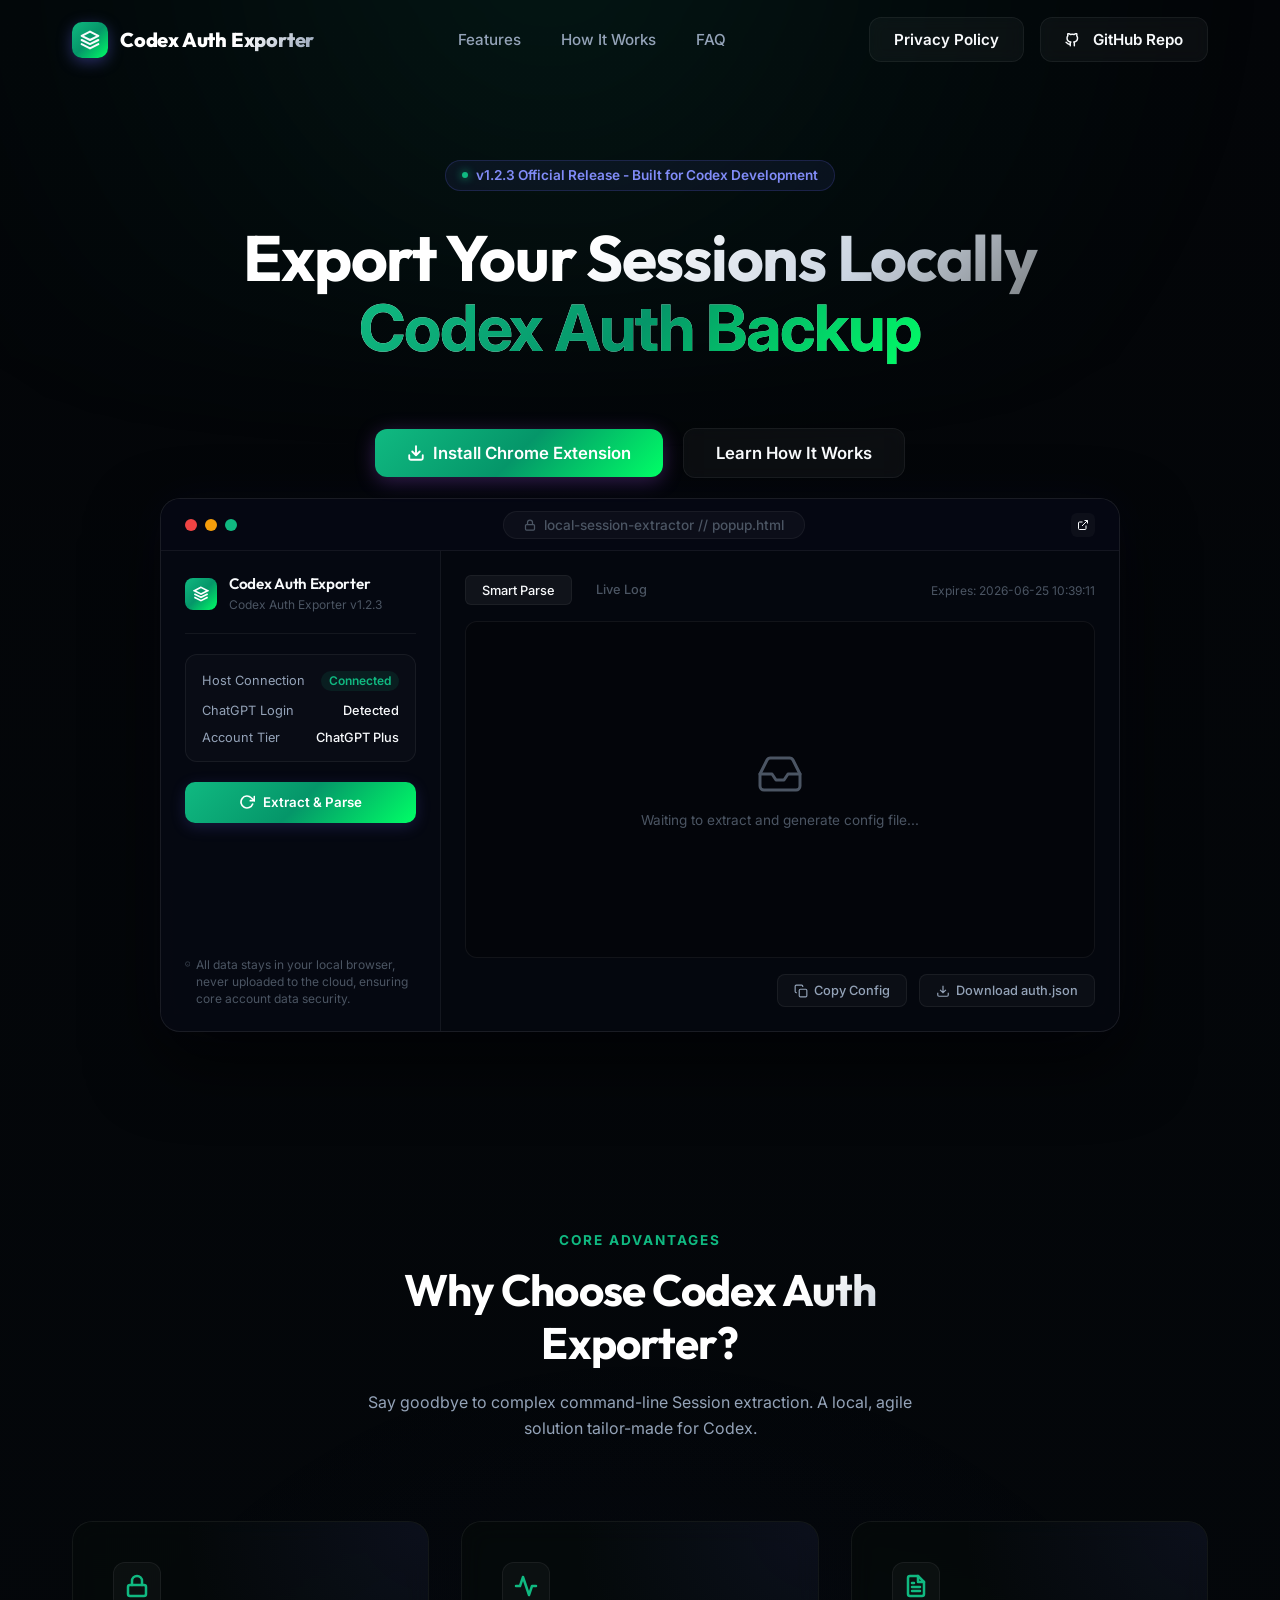
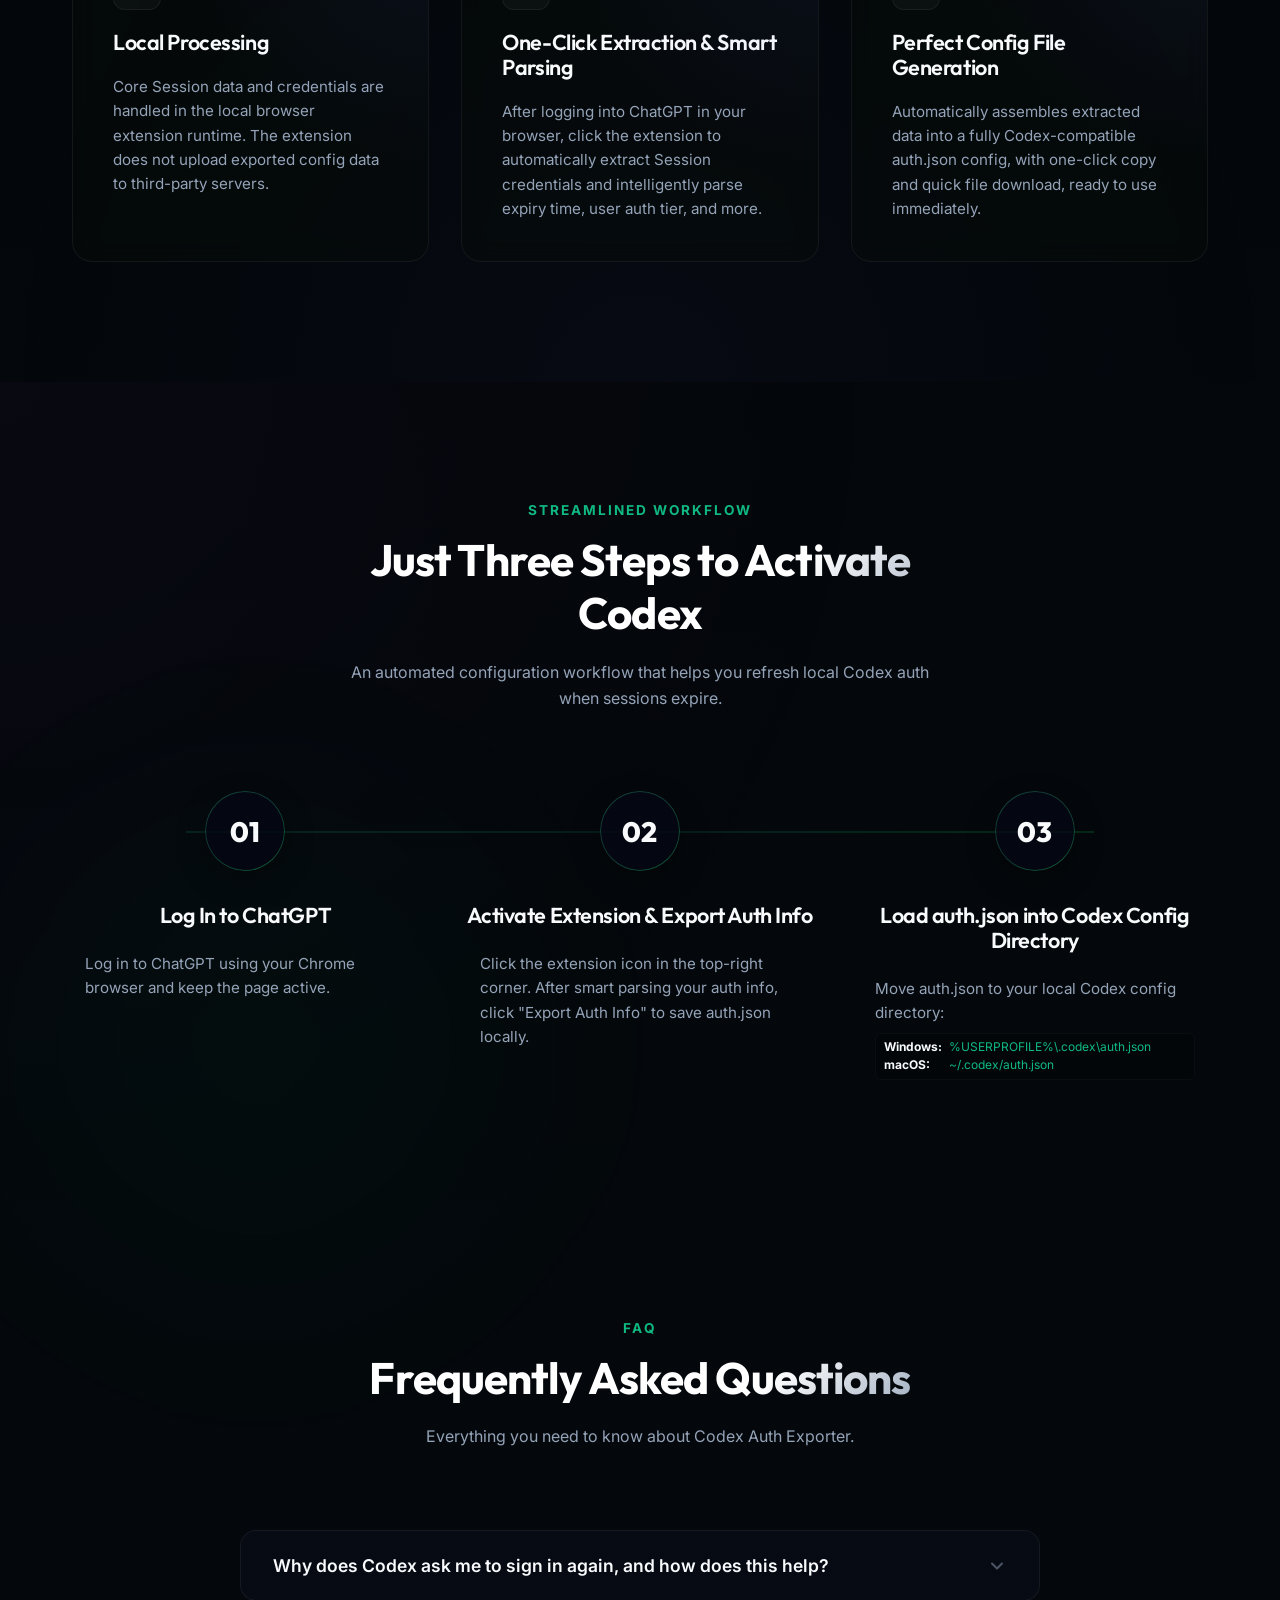
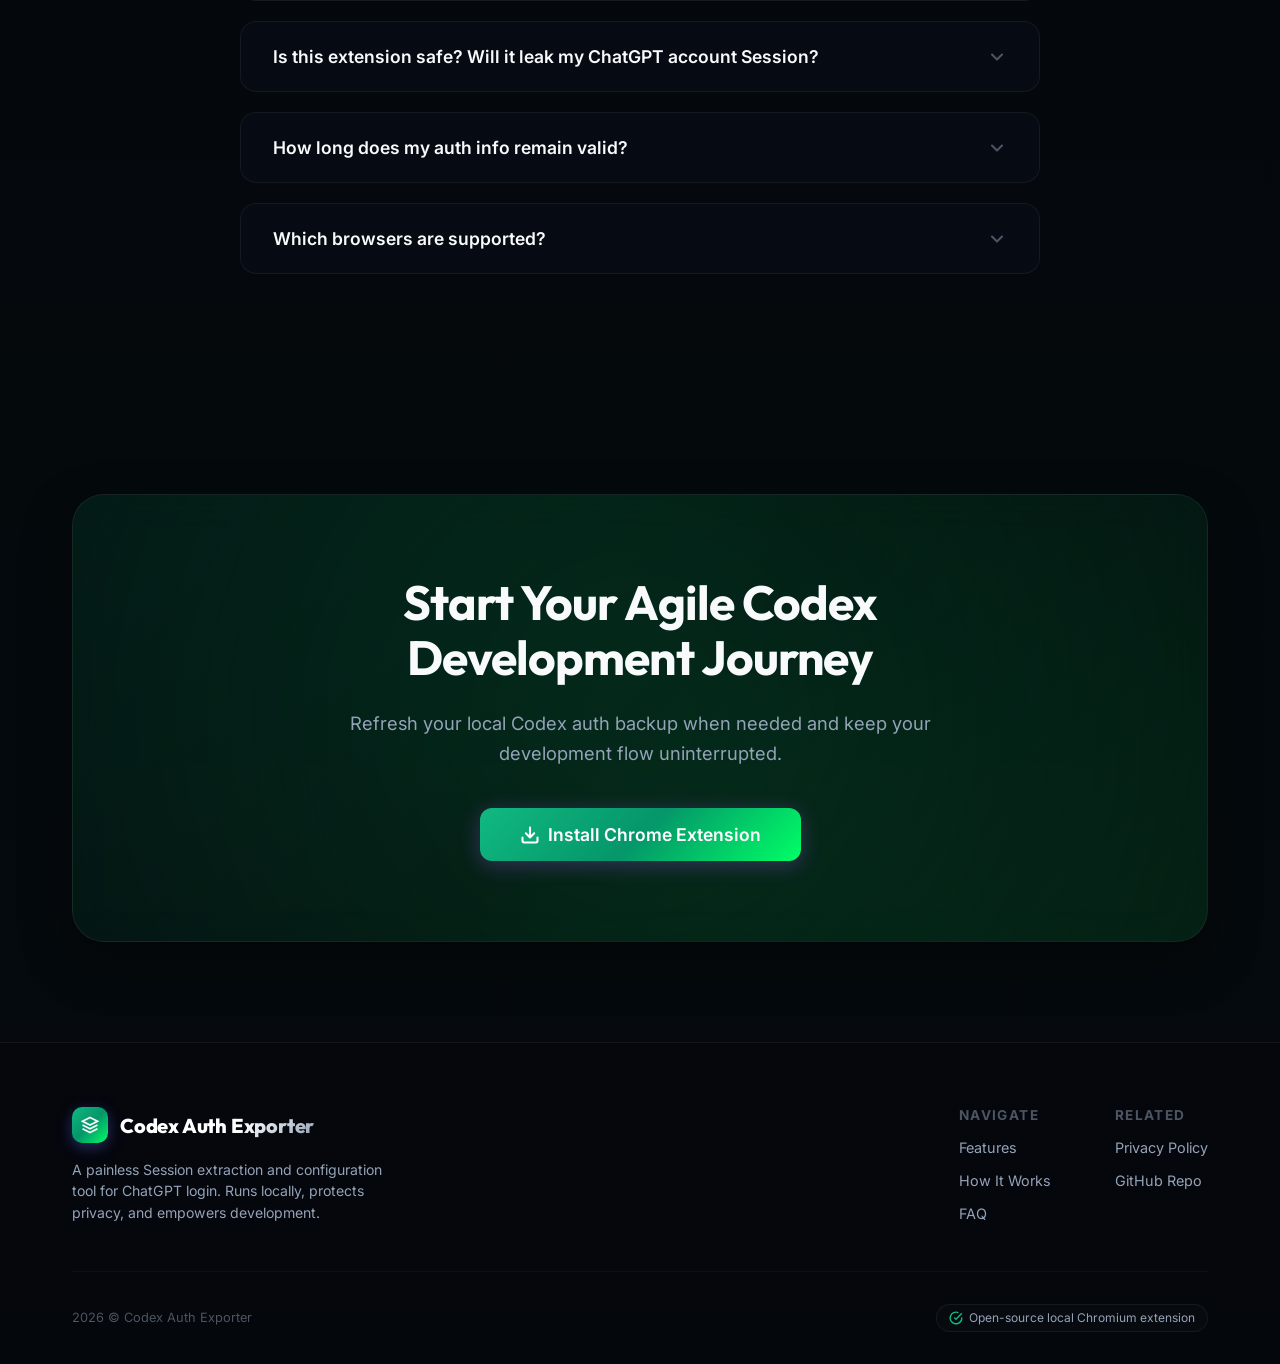
<file: landing-page/index.html>
<!DOCTYPE html>
<html lang="en">

<head>
  <meta charset="UTF-8">
  <meta name="viewport" content="width=device-width, initial-scale=1.0">
  <title>Codex Auth Exporter - Local ChatGPT Session Backup for Codex</title>
  <meta name="description"
    content="Designed for Codex session portability. Securely reads your existing ChatGPT sessions locally and generates auth JSON backup files. Local processing, no cloud sync.">
  <meta name="keywords" content="Codex, ChatGPT, auth.json, Chrome Extension, Session extraction">
  <!-- Import green theme stylesheet -->
  <link rel="stylesheet" href="style-green.css">
</head>

<body>

  <!-- 1. Glassmorphism Navigation Bar -->
  <header class="header" id="main-header">
    <div class="container">
      <div class="logo-wrapper">
        <div class="logo-icon">
          <svg width="20" height="20" viewBox="0 0 24 24" fill="none" stroke="currentColor" stroke-width="2.5"
            stroke-linecap="round" stroke-linejoin="round">
            <path d="M12 2L2 7l10 5 10-5-10-5zM2 17l10 5 10-5M2 12l10 5 10-5" />
          </svg>
        </div>
        <span class="logo-text">Codex Auth Exporter</span>
      </div>

      <nav class="nav-menu">
        <a href="#features" class="nav-link">Features</a>
        <a href="#workflow" class="nav-link">How It Works</a>
        <a href="#faq" class="nav-link">FAQ</a>
      </nav>

      <div class="nav-cta">
        <a href="privacy.html" class="btn btn-secondary" id="nav-btn-sec">Privacy Policy</a>
        <a href="https://github.com/anungma/codex-auth-helper" target="_blank" rel="noopener" class="btn btn-secondary" id="nav-btn-git">
          <svg width="14" height="14" viewBox="0 0 24 24" fill="none" stroke="currentColor" stroke-width="2.5" stroke-linecap="round" stroke-linejoin="round" style="margin-right: 6px; vertical-align: middle;">
            <path d="M9 19c-5 1.5-5-2.5-7-3m14 6v-3.87a3.37 3.37 0 0 0-.94-2.61c3.14-.35 6.44-1.54 6.44-7A5.44 5.44 0 0 0 20 4.77 5.07 5.07 0 0 0 19.91 1S18.73.65 16 2.48a13.38 13.38 0 0 0-7 0C6.27.65 5.09 1 5.09 1A5.07 5.07 0 0 0 5 4.77a5.44 5.44 0 0 0-1.5 3.78c0 5.42 3.3 6.61 6.44 7A3.37 3.37 0 0 0 9 18.13V22" />
          </svg>
          <span>GitHub Repo</span>
        </a>
      </div>
    </div>
  </header>

  <!-- 2. Hero Section -->
  <section class="hero">
    <div class="container">
      <div class="hero-content">
        <div class="hero-tag">
          <span class="hero-tag-dot"></span>
          <span>v1.2.3 Official Release - Built for Codex Development</span>
        </div>
        <h1>
          Export Your Sessions Locally<br>
          <span class="hero-highlight">Codex Auth Backup</span>
        </h1>

      </div>
      <!-- <p>
        A Chrome extension designed to reduce repeated Codex sign-in friction. It locally reads your existing ChatGPT login info and converts it into Codex identity config files with local processing.
      </p> -->
      <div class="hero-actions">
        <a href="https://chromewebstore.google.com/detail/ceenjghooaemkocekdaaianapgmmilph" target="_blank" rel="noopener" class="btn btn-primary" id="hero-btn-download">
          <svg width="18" height="18" viewBox="0 0 24 24" fill="none" stroke="currentColor" stroke-width="2.5"
            stroke-linecap="round" stroke-linejoin="round">
            <path d="M21 15v4a2 2 0 0 1-2 2H5a2 2 0 0 1-2-2v-4M7 10l5 5 5-5M12 15V3" />
          </svg>
          <span>Install Chrome Extension</span>
        </a>
        <a href="#workflow" class="btn btn-secondary" id="hero-btn-learn">
          <span>Learn How It Works</span>
        </a>
      </div>
    </div>
    <br />

    <!-- High-fidelity plugin interaction panel mockup -->
    <div class="hero-mockup-wrapper">
      <div class="mockup-container" id="mockup-panel">
        <div class="mockup-header">
          <div class="mockup-controls">
            <span class="mockup-dot red"></span>
            <span class="mockup-dot yellow"></span>
            <span class="mockup-dot green"></span>
          </div>
          <div class="mockup-title">
            <svg width="12" height="12" viewBox="0 0 24 24" fill="none" stroke="currentColor" stroke-width="2.5">
              <rect x="3" y="11" width="18" height="11" rx="2" ry="2" />
              <path d="M7 11V7a5 5 0 0 1 10 0v4" />
            </svg>
            <span>local-session-extractor // popup.html</span>
          </div>
          <div class="mockup-actions">
            <span class="mockup-action-btn">
              <svg width="12" height="12" viewBox="0 0 24 24" fill="none" stroke="currentColor" stroke-width="2">
                <path d="M18 13v6a2 2 0 0 1-2 2H5a2 2 0 0 1-2-2V8a2 2 0 0 1 2-2h6M15 3h6v6M10 14L21 3" />
              </svg>
            </span>
          </div>
        </div>
        <div class="mockup-body">
          <!-- Mockup control panel left side -->
          <div class="mockup-sidebar">
            <div class="mockup-sidebar-top">
              <div class="plugin-brand">
                <div class="plugin-icon">
                  <svg width="16" height="16" viewBox="0 0 24 24" fill="none" stroke="white" stroke-width="2.5">
                    <path d="M12 2L2 7l10 5 10-5-10-5zM2 17l10 5 10-5M2 12l10 5 10-5" />
                  </svg>
                </div>
                <div class="plugin-info">
                  <h4>Codex Auth Exporter</h4>
                  <span>Codex Auth Exporter v1.2.3</span>
                </div>
              </div>

              <div class="plugin-status-card">
                <div class="status-row">
                  <span class="status-label">Host Connection</span>
                  <span class="status-value" id="host-status">
                    <span class="status-badge" id="host-badge">Connected</span>
                  </span>
                </div>
                <div class="status-row">
                  <span class="status-label">ChatGPT Login</span>
                  <span class="status-value" id="login-status">Detected</span>
                </div>
                <div class="status-row">
                  <span class="status-label">Account Tier</span>
                  <span class="status-value" id="user-tier">ChatGPT Plus</span>
                </div>
              </div>

              <button class="btn-trigger" id="btn-mock-extract">
                <svg width="16" height="16" viewBox="0 0 24 24" fill="none" stroke="currentColor" stroke-width="2.5"
                  stroke-linecap="round" stroke-linejoin="round">
                  <polyline points="23 4 23 10 17 10" />
                  <path d="M20.49 15a9 9 0 1 1-2.12-9.36L23 10" />
                </svg>
                <span id="btn-extract-text">Extract & Parse</span>
              </button>
            </div>

            <div class="sidebar-note">
              <svg width="14" height="14" viewBox="0 0 24 24" fill="none" stroke="currentColor" stroke-width="2.5">
                <circle cx="12" cy="12" r="10" />
                <line x1="12" y1="16" x2="12" y2="12" />
                <line x1="12" y1="8" x2="12.01" y2="8" />
              </svg>
              <span>All data stays in your local browser, never uploaded to the cloud, ensuring core account data security.</span>
            </div>
          </div>

          <!-- Mockup control panel right side -->
          <div class="mockup-main">
            <div class="main-tab-bar">
              <div class="tabs">
                <span class="tab active" id="tab-json">Smart Parse</span>
                <span class="tab" id="tab-log">Live Log</span>
              </div>
              <div style="font-size:0.75rem; color:var(--text-muted);" id="mockup-time">
                Expires: 2026-06-25 10:39:11
              </div>
            </div>

            <div class="code-wrapper" id="console-display">
              <div class="code-empty" id="console-empty-state">
                <svg width="48" height="48" viewBox="0 0 24 24" fill="none" stroke="currentColor" stroke-width="1.5"
                  stroke-linecap="round" stroke-linejoin="round">
                  <polyline points="22 12 16 12 14 15 10 15 8 12 2 12" />
                  <path
                    d="M5.45 5.11L2 12v6a2 2 0 0 0 2 2h16a2 2 0 0 0 2-2v-6l-3.45-6.89A2 2 0 0 0 16.76 4H7.24a2 2 0 0 0-1.79 1.11z" />
                </svg>
                <span>Waiting to extract and generate config file...</span>
              </div>
              <div class="code-container" id="console-code-state" style="display: none;"></div>
            </div>

            <div class="code-action-bar">
              <button class="code-btn" id="btn-mock-copy" disabled>
                <svg width="14" height="14" viewBox="0 0 24 24" fill="none" stroke="currentColor" stroke-width="2">
                  <rect x="9" y="9" width="13" height="13" rx="2" ry="2" />
                  <path d="M5 15H4a2 2 0 0 1-2-2V4a2 2 0 0 1 2-2h9a2 2 0 0 1 2 2v1" />
                </svg>
                <span id="btn-copy-text">Copy Config</span>
              </button>
              <button class="code-btn" id="btn-mock-download" disabled>
                <svg width="14" height="14" viewBox="0 0 24 24" fill="none" stroke="currentColor" stroke-width="2">
                  <path d="M21 15v4a2 2 0 0 1-2 2H5a2 2 0 0 1-2-2v-4M7 10l5 5 5-5M12 15V3" />
                </svg>
                <span>Download auth.json</span>
              </button>
            </div>
          </div>
        </div>
      </div>
    </div>
    </div>
  </section>

  <!-- 3. Features Section -->
  <section class="features" id="features">
    <div class="container">
      <div class="section-header reveal">
        <span class="section-tag">Core Advantages</span>
        <h2>Why Choose Codex Auth Exporter?</h2>
        <p>Say goodbye to complex command-line Session extraction. A local, agile solution tailor-made for Codex.</p>
      </div>

      <div class="features-grid">
        <!-- Card 1 -->
        <div class="feat-card reveal">
          <div class="feat-icon-box">
            <svg width="24" height="24" viewBox="0 0 24 24" fill="none" stroke="currentColor" stroke-width="2.5"
              stroke-linecap="round" stroke-linejoin="round">
              <rect x="3" y="11" width="18" height="11" rx="2" ry="2" />
              <path d="M7 11V7a5 5 0 0 1 10 0v4" />
            </svg>
          </div>
          <h3>Local Processing</h3>
          <p>Core Session data and credentials are handled in the local browser extension runtime. The extension does not upload exported config data to third-party servers.</p>
        </div>

        <!-- Card 2 -->
        <div class="feat-card reveal">
          <div class="feat-icon-box">
            <svg width="24" height="24" viewBox="0 0 24 24" fill="none" stroke="currentColor" stroke-width="2.5"
              stroke-linecap="round" stroke-linejoin="round">
              <polyline points="22 12 18 12 15 21 9 3 6 12 2 12" />
            </svg>
          </div>
          <h3>One-Click Extraction & Smart Parsing</h3>
          <p>After logging into ChatGPT in your browser, click the extension to automatically extract Session credentials and intelligently parse expiry time, user auth tier, and more.</p>
        </div>

        <!-- Card 3 -->
        <div class="feat-card reveal">
          <div class="feat-icon-box">
            <svg width="24" height="24" viewBox="0 0 24 24" fill="none" stroke="currentColor" stroke-width="2.5"
              stroke-linecap="round" stroke-linejoin="round">
              <path d="M14 2H6a2 2 0 0 0-2 2v16a2 2 0 0 0 2 2h12a2 2 0 0 0 2-2V8z" />
              <polyline points="14 2 14 8 20 8" />
              <line x1="16" y1="13" x2="8" y2="13" />
              <line x1="16" y1="17" x2="8" y2="17" />
              <polyline points="10 9 9 9 8 9" />
            </svg>
          </div>
          <h3>Perfect Config File Generation</h3>
          <p>Automatically assembles extracted data into a fully Codex-compatible <code>auth.json</code> config, with one-click copy and quick file download, ready to use immediately.</p>
        </div>
      </div>
    </div>
  </section>

  <!-- 4. Workflow Section (How It Works) -->
  <section class="workflow" id="workflow">
    <div class="container">
      <div class="section-header reveal">
        <span class="section-tag">Streamlined Workflow</span>
        <h2>Just Three Steps to Activate Codex</h2>
        <p>An automated configuration workflow that helps you refresh local Codex auth when sessions expire.</p>
      </div>

      <div class="workflow-steps">
        <!-- Step 1 -->
        <div class="step-card reveal">
          <div class="step-number">01</div>
          <h3>Log In to ChatGPT</h3>
          <p>Log in to ChatGPT using your Chrome browser and keep the page active.</p>
        </div>

        <!-- Step 2 -->
        <div class="step-card reveal">
          <div class="step-number">02</div>
          <h3>Activate Extension & Export Auth Info</h3>
          <p>Click the extension icon in the top-right corner. After smart parsing your auth info, click "Export Auth Info" to save auth.json locally.</p>
        </div>

        <!-- Step 3 -->
        <div class="step-card reveal">
          <div class="step-number">03</div>
          <h3>Load auth.json into Codex Config Directory</h3>
          <p>Move auth.json to your local Codex config directory:</p>
          <div class="path-details">
            <p><strong>Windows:</strong> <code>%USERPROFILE%\.codex\auth.json</code></p>
            <p><strong>macOS:</strong> <code>~/.codex/auth.json</code></p>
          </div>
        </div>
      </div>
    </div>
  </section>

  <!-- 5. FAQ (FAQ) -->
  <section class="faq" id="faq">
    <div class="container">
      <div class="section-header reveal">
        <span class="section-tag">FAQ</span>
        <h2>Frequently Asked Questions</h2>
        <p>Everything you need to know about Codex Auth Exporter.</p>
      </div>

      <div class="faq-list">
        <!-- Question 1 -->
        <details class="faq-item reveal">
          <summary>
            <span>Why does Codex ask me to sign in again, and how does this help?</span>
            <svg class="faq-icon" width="20" height="20" viewBox="0 0 24 24" fill="none" stroke="currentColor"
              stroke-width="2.5" stroke-linecap="round" stroke-linejoin="round">
              <polyline points="6 9 12 15 18 9" />
            </svg>
          </summary>
          <div class="faq-content">
            Codex can ask you to sign in again when browser sessions expire or account checks change. This extension lets you log in to ChatGPT normally, then locally export each active personal/workspace account as an auth JSON backup.
          </div>
        </details>

        <!-- Question 2 -->

        <details class="faq-item reveal">
          <summary>
            <span>Is this extension safe? Will it leak my ChatGPT account Session?</span>
            <svg class="faq-icon" width="20" height="20" viewBox="0 0 24 24" fill="none" stroke="currentColor"
              stroke-width="2.5" stroke-linecap="round" stroke-linejoin="round">
              <polyline points="6 9 12 15 18 9" />
            </svg>
          </summary>
          <div class="faq-content">
            The extension is designed to run inside the local browser sandbox with no external server sync endpoints. Source code is open on GitHub so you can inspect how session data is read and exported.
          </div>
        </details>

        <!-- Question 3 -->
        <details class="faq-item reveal">
          <summary>
            <span>How long does my auth info remain valid?</span>
            <svg class="faq-icon" width="20" height="20" viewBox="0 0 24 24" fill="none" stroke="currentColor"
              stroke-width="2.5" stroke-linecap="round" stroke-linejoin="round">
              <polyline points="6 9 12 15 18 9" />
            </svg>
          </summary>
          <div class="faq-content">
            The validity period depends entirely on the OpenAI ChatGPT Session lifespan. Typically sessions last two weeks to one month. The extension automatically parses the <code>expires</code>
            field with millisecond precision, and the mockup panel shows exactly how long until expiry. When expired, simply click once to re-export.
          </div>
        </details>

        <!-- Question 4 -->
        <details class="faq-item reveal">
          <summary>
            <span>Which browsers are supported?</span>
            <svg class="faq-icon" width="20" height="20" viewBox="0 0 24 24" fill="none" stroke="currentColor"
              stroke-width="2.5" stroke-linecap="round" stroke-linejoin="round">
              <polyline points="6 9 12 15 18 9" />
            </svg>
          </summary>
          <div class="faq-content">
            All Chromium-based browsers are supported, including Google Chrome, Microsoft Edge, Arc, Brave, Opera
            etc. Simply enable "Developer mode", select "Load unpacked", and import the root folder containing manifest.json.
          </div>
        </details>
      </div>
    </div>
  </section>

  <!-- 6. CTA Section -->
  <section class="cta-banner" id="cta">
    <div class="container">
      <div class="cta-box reveal">
        <div class="cta-box-content">
          <h2>Start Your Agile Codex Development Journey</h2>
          <p>Refresh your local Codex auth backup when needed and keep your development flow uninterrupted.</p>
          <a href="https://chromewebstore.google.com/detail/ceenjghooaemkocekdaaianapgmmilph" target="_blank" rel="noopener" class="btn btn-primary" id="footer-btn-download">
            <svg width="20" height="20" viewBox="0 0 24 24" fill="none" stroke="currentColor" stroke-width="2.5"
              stroke-linecap="round" stroke-linejoin="round">
              <path d="M21 15v4a2 2 0 0 1-2 2H5a2 2 0 0 1-2-2v-4M7 10l5 5 5-5M12 15V3" />
            </svg>
            <span>Install Chrome Extension</span>
          </a>
        </div>
      </div>
    </div>
  </section>

  <!-- 7. Footer -->
  <footer class="footer">
    <div class="container">
      <div class="footer-top">
        <div class="footer-brand">
          <div class="logo-wrapper">
            <div class="logo-icon">
              <svg width="18" height="18" viewBox="0 0 24 24" fill="none" stroke="currentColor" stroke-width="2.5">
                <path d="M12 2L2 7l10 5 10-5-10-5zM2 17l10 5 10-5M2 12l10 5 10-5" />
              </svg>
            </div>
            <span class="logo-text">Codex Auth Exporter</span>
          </div>
          <p>
            A painless Session extraction and configuration tool for ChatGPT login. Runs locally, protects privacy, and empowers development.
          </p>
        </div>
        <div class="footer-links">
          <div class="link-group">
            <h5>Navigate</h5>
            <a href="#features">Features</a>
            <a href="#workflow">How It Works</a>
            <a href="#faq">FAQ</a>
          </div>
          <div class="link-group">
            <h5>Related</h5>
            <a href="privacy.html">Privacy Policy</a>
            <a href="https://github.com/anungma/codex-auth-helper" target="_blank" rel="noopener">GitHub Repo</a>
          </div>
        </div>
      </div>

      <div class="footer-bottom">
        <p>2026 &copy; Codex Auth Exporter</p>
        <div class="footer-badge">
          <svg width="14" height="14" viewBox="0 0 24 24" fill="none" stroke="currentColor" stroke-width="2.5">
            <path d="M22 11.08V12a10 10 0 1 1-5.93-9.14" />
            <polyline points="22 4 12 14.01 9 11.01" />
          </svg>
          <span>Open-source local Chromium extension</span>
        </div>
      </div>
    </div>
  </footer>

  <!-- Import JavaScript -->
  <script src="script.js"></script>
</body>

</html>
</file>
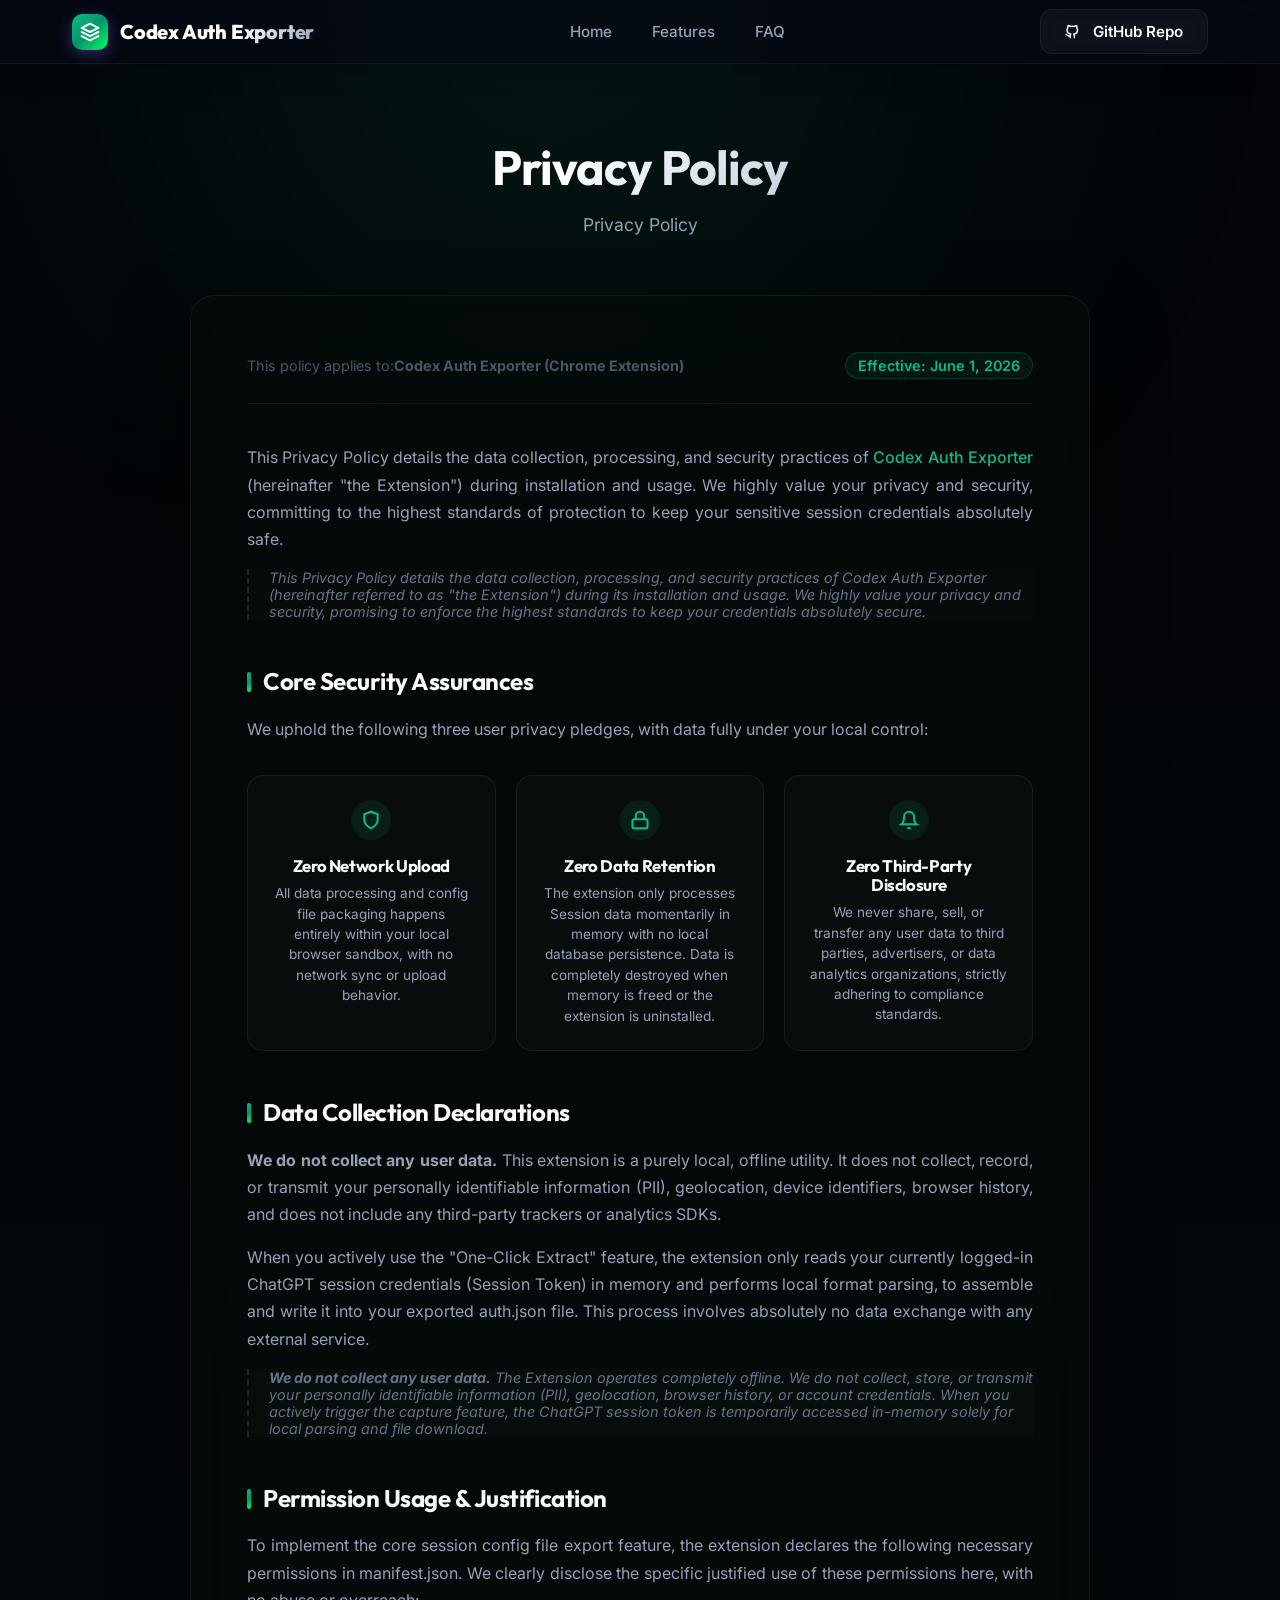
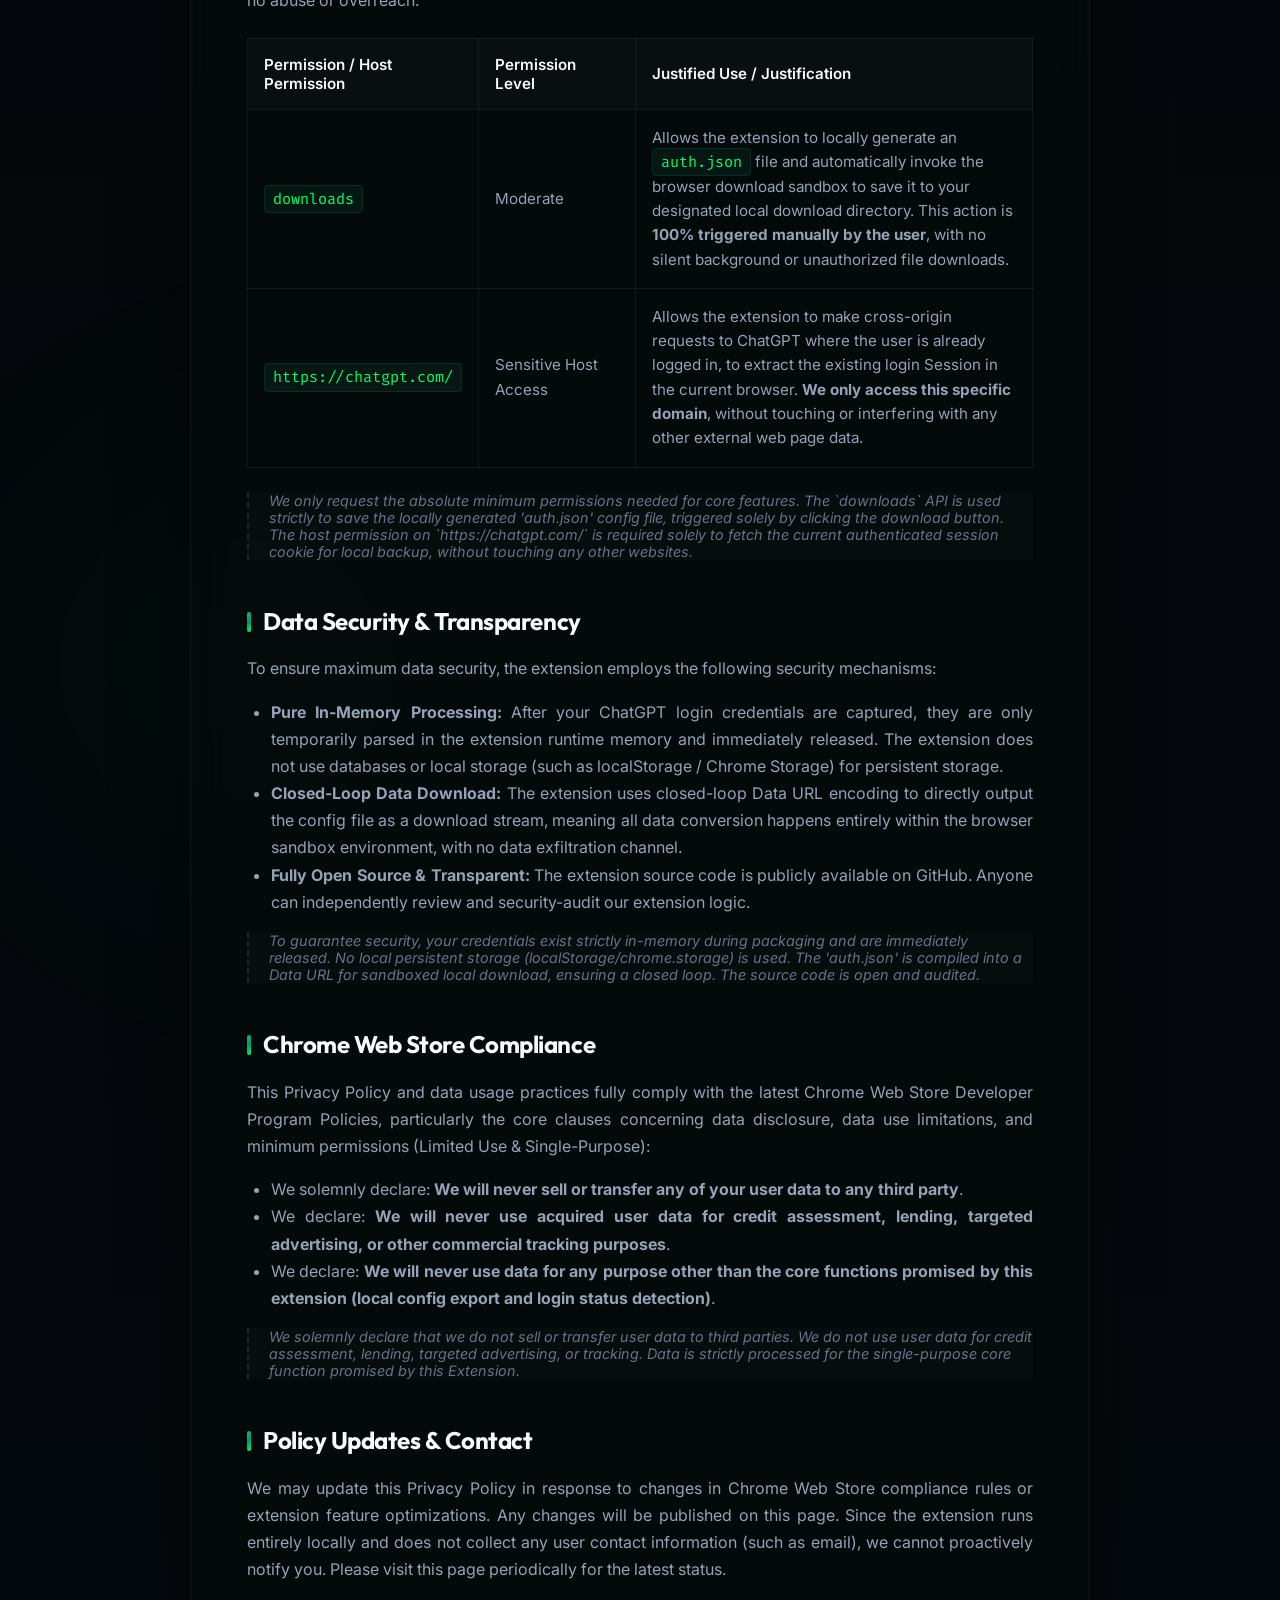
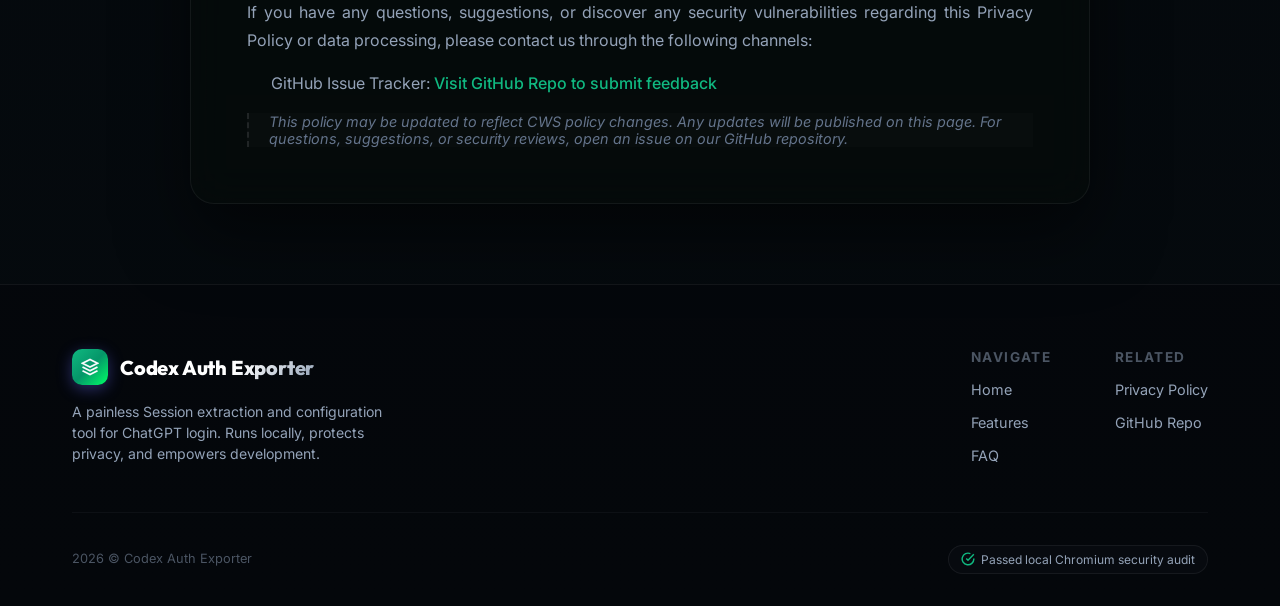
<file: landing-page/privacy.html>
<!DOCTYPE html>
<html lang="en">

<head>
  <meta charset="UTF-8">
  <meta name="viewport" content="width=device-width, initial-scale=1.0">
  <title>Privacy Policy - Codex Auth Exporter</title>
  <meta name="description"
    content="Official Privacy Policy for the Codex Auth Exporter Chrome Extension, detailing our commitment to 100% local operation, zero data upload, minimum permissions, and user data privacy protection.">
  <meta name="keywords" content="Codex Auth Exporter, Privacy Policy, Chrome Extension, Data Security">
  <!-- Import global green hacker theme stylesheet -->
  <link rel="stylesheet" href="style-green.css">

  <style>
    /* Privacy page custom premium article layout styles */
    .privacy-container {
      padding-top: 140px;
      padding-bottom: 80px;
      position: relative;
      z-index: 1;
    }

    .privacy-header {
      text-align: center;
      max-width: 800px;
      margin: 0 auto 3.5rem auto;
    }

    .privacy-header h1 {
      font-size: 3rem;
      margin-bottom: 1rem;
      background: linear-gradient(135deg, #ffffff 40%, #cbd5e1 70%, rgba(255, 255, 255, 0.4) 100%);
      -webkit-background-clip: text;
      -webkit-text-fill-color: transparent;
    }

    .privacy-header p {
      font-size: 1.1rem;
      color: var(--text-secondary);
    }

    .privacy-card {
      background: var(--bg-card);
      border: 1px solid var(--border-color);
      border-radius: 24px;
      padding: 3.5rem;
      backdrop-filter: blur(20px);
      -webkit-backdrop-filter: blur(20px);
      box-shadow: 0 30px 70px rgba(0, 0, 0, 0.5),
        0 0 50px rgba(16, 185, 129, 0.02);
      max-width: 900px;
      margin: 0 auto;
      transition: var(--transition-normal);
    }

    .privacy-card:hover {
      border-color: rgba(16, 185, 129, 0.2);
      box-shadow: 0 30px 70px rgba(0, 0, 0, 0.6),
        0 0 60px rgba(16, 185, 129, 0.05);
    }

    .meta-info {
      display: flex;
      justify-content: space-between;
      align-items: center;
      border-bottom: 1px solid var(--border-color);
      padding-bottom: 1.5rem;
      margin-bottom: 2.5rem;
      font-size: 0.9rem;
      color: var(--text-muted);
    }

    .meta-tag {
      background: rgba(16, 185, 129, 0.08);
      border: 1px solid rgba(16, 185, 129, 0.2);
      color: var(--color-primary);
      padding: 0.25rem 0.75rem;
      border-radius: 50px;
      font-weight: 600;
    }

    /* Section layout */
    .section-block {
      margin-bottom: 3rem;
    }

    .section-block:last-child {
      margin-bottom: 0;
    }

    .section-title {
      font-size: 1.5rem;
      color: var(--text-primary);
      margin-bottom: 1.25rem;
      display: flex;
      align-items: center;
      gap: 0.75rem;
      position: relative;
    }

    .section-title::before {
      content: '';
      display: inline-block;
      width: 4px;
      height: 20px;
      background: var(--grad-aurora);
      border-radius: 2px;
    }

    .section-text {
      font-size: 1rem;
      line-height: 1.7;
      color: var(--text-secondary);
      margin-bottom: 1rem;
      text-align: justify;
    }

    /* Three key pledge cards */
    .promise-grid {
      display: grid;
      grid-template-columns: repeat(3, 1fr);
      gap: 1.25rem;
      margin: 2rem 0;
    }

    @media (max-width: 768px) {
      .promise-grid {
        grid-template-columns: 1fr;
      }
    }

    .promise-card {
      background: rgba(255, 255, 255, 0.02);
      border: 1px solid var(--border-color);
      border-radius: 16px;
      padding: 1.5rem;
      text-align: center;
      transition: var(--transition-fast);
    }

    .promise-card:hover {
      background: rgba(16, 185, 129, 0.03);
      border-color: rgba(16, 185, 129, 0.2);
      transform: translateY(-2px);
    }

    .promise-icon {
      width: 40px;
      height: 40px;
      background: rgba(16, 185, 129, 0.1);
      border-radius: 50%;
      display: flex;
      align-items: center;
      justify-content: center;
      color: var(--color-primary);
      margin: 0 auto 1rem auto;
    }

    .promise-card h4 {
      font-size: 1.05rem;
      margin-bottom: 0.5rem;
      color: var(--text-primary);
    }

    .promise-card p {
      font-size: 0.85rem;
      color: var(--text-secondary);
      line-height: 1.5;
    }

    /* Permissions analysis table */
    .permissions-table {
      width: 100%;
      border-collapse: collapse;
      margin: 1.5rem 0;
      font-size: 0.95rem;
    }

    .permissions-table th,
    .permissions-table td {
      border: 1px solid var(--border-color);
      padding: 1rem;
      text-align: left;
    }

    .permissions-table th {
      background: rgba(255, 255, 255, 0.02);
      color: var(--text-primary);
      font-weight: 600;
    }

    .permissions-table td {
      color: var(--text-secondary);
      line-height: 1.6;
    }

    .permissions-table code {
      font-family: var(--font-mono);
      background: rgba(16, 185, 129, 0.08);
      color: var(--color-accent);
      padding: 0.2rem 0.5rem;
      border-radius: 4px;
      border: 1px solid rgba(16, 185, 129, 0.15);
    }

    /* English translation reference */
    .lang-translation {
      background: rgba(255, 255, 255, 0.01);
      border-left: 2px dashed rgba(255, 255, 255, 0.1);
      padding-left: 1.25rem;
      margin-top: 0.75rem;
      font-size: 0.9rem;
      color: #64748b;
      font-style: italic;
    }

    /* Highlighted text color */
    .highlight-span {
      color: var(--color-primary);
      font-weight: 500;
    }
  </style>
</head>

<body>

  <!-- 1. Glassmorphism Navigation Bar -->
  <header class="header scrolled">
    <div class="container">
      <div class="logo-wrapper">
        <div class="logo-icon">
          <svg width="20" height="20" viewBox="0 0 24 24" fill="none" stroke="currentColor" stroke-width="2.5"
            stroke-linecap="round" stroke-linejoin="round">
            <path d="M12 2L2 7l10 5 10-5-10-5zM2 17l10 5 10-5M2 12l10 5 10-5" />
          </svg>
        </div>
        <span class="logo-text">Codex Auth Exporter</span>
      </div>

      <nav class="nav-menu">
        <a href="index.html" class="nav-link">Home</a>
        <a href="index.html#features" class="nav-link">Features</a>
        <a href="index.html#faq" class="nav-link">FAQ</a>
      </nav>

      <div class="nav-cta">
        <a href="https://github.com/anungma/codex-auth-helper" target="_blank" rel="noopener"
          class="btn btn-secondary">
          <svg width="14" height="14" viewBox="0 0 24 24" fill="none" stroke="currentColor" stroke-width="2.5"
            stroke-linecap="round" stroke-linejoin="round" style="margin-right: 6px; vertical-align: middle;">
            <path
              d="M9 19c-5 1.5-5-2.5-7-3m14 6v-3.87a3.37 3.37 0 0 0-.94-2.61c3.14-.35 6.44-1.54 6.44-7A5.44 5.44 0 0 0 20 4.77 5.07 5.07 0 0 0 19.91 1S18.73.65 16 2.48a13.38 13.38 0 0 0-7 0C6.27.65 5.09 1 5.09 1A5.07 5.07 0 0 0 5 4.77a5.44 5.44 0 0 0-1.5 3.78c0 5.42 3.3 6.61 6.44 7A3.37 3.37 0 0 0 9 18.13V22" />
          </svg>
          <span>GitHub Repo</span>
        </a>
      </div>
    </div>
  </header>

  <!-- 2. Privacy Policy Card Display -->
  <section class="privacy-container">
    <div class="container">

      <div class="privacy-header">
        <h1>Privacy Policy</h1>
        <p>Privacy Policy</p>
      </div>

      <div class="privacy-card">
        <!-- Metadata bar -->
        <div class="meta-info">
          <div>This policy applies to:<strong>Codex Auth Exporter (Chrome Extension)</strong></div>
          <div class="meta-tag">Effective: June 1, 2026</div>
        </div>

        <!-- Introduction -->
        <div class="section-block">
          <p class="section-text">
            This Privacy Policy details the data collection, processing, and security practices of <span class="highlight-span">Codex Auth Exporter</span> (hereinafter "the Extension") during installation and usage. We highly value your privacy and security, committing to the highest standards of protection to keep your sensitive session credentials absolutely safe.
          </p>
          <div class="lang-translation">
            This Privacy Policy details the data collection, processing, and security practices of Codex Auth Exporter
            (hereinafter referred to as "the Extension") during its installation and usage. We highly value your privacy
            and security, promising to enforce the highest standards to keep your credentials absolutely secure.
          </div>
        </div>

        <!-- Three key pledge core area -->
        <div class="section-block">
          <h3 class="section-title">Core Security Assurances</h3>
          <p class="section-text">We uphold the following three user privacy pledges, with data fully under your local control:</p>

          <div class="promise-grid">
            <div class="promise-card">
              <div class="promise-icon">
                <svg width="20" height="20" viewBox="0 0 24 24" fill="none" stroke="currentColor" stroke-width="2.5">
                  <path d="M12 22s8-4 8-10V5l-8-3-8 3v7c0 6 8 10 8 10z" />
                </svg>
              </div>
              <h4>Zero Network Upload</h4>
              <p>All data processing and config file packaging happens entirely within your local browser sandbox, with no network sync or upload behavior.</p>
            </div>

            <div class="promise-card">
              <div class="promise-icon">
                <svg width="20" height="20" viewBox="0 0 24 24" fill="none" stroke="currentColor" stroke-width="2.5">
                  <rect x="3" y="11" width="18" height="11" rx="2" ry="2" />
                  <path d="M7 11V7a5 5 0 0 1 10 0v4" />
                </svg>
              </div>
              <h4>Zero Data Retention</h4>
              <p>The extension only processes Session data momentarily in memory with no local database persistence. Data is completely destroyed when memory is freed or the extension is uninstalled.</p>
            </div>

            <div class="promise-card">
              <div class="promise-icon">
                <svg width="20" height="20" viewBox="0 0 24 24" fill="none" stroke="currentColor" stroke-width="2.5">
                  <path d="M18 8A6 6 0 0 0 6 8c0 7-3 9-3 9h18s-3-2-3-9M13.73 21a2 2 0 0 1-3.46 0" />
                </svg>
              </div>
              <h4>Zero Third-Party Disclosure</h4>
              <p>We never share, sell, or transfer any user data to third parties, advertisers, or data analytics organizations, strictly adhering to compliance standards.</p>
            </div>
          </div>
        </div>

        <!-- 1. Data Collection Declarations -->
        <div class="section-block">
          <h3 class="section-title">Data Collection Declarations</h3>
          <p class="section-text">
            <strong>We do not collect any user data.</strong> This extension is a purely local, offline utility. It does not collect, record, or transmit your personally identifiable information
            (PII), geolocation, device identifiers, browser history, and does not include any third-party trackers or analytics SDKs.
          </p>
          <p class="section-text">
            When you actively use the "One-Click Extract" feature, the extension only reads your currently logged-in ChatGPT session credentials (Session Token) in memory and performs local format parsing, to assemble and write it into your exported
            <code>auth.json</code> file. This process involves absolutely no data exchange with any external service.
          </p>
          <div class="lang-translation">
            <strong>We do not collect any user data.</strong> The Extension operates completely offline. We do not
            collect, store, or transmit your personally identifiable information (PII), geolocation, browser history, or
            account credentials. When you actively trigger the capture feature, the ChatGPT session token is temporarily
            accessed in-memory solely for local parsing and file download.
          </div>
        </div>

        <!-- 2. Permissions Declarations and Justified Use -->
        <div class="section-block">
          <h3 class="section-title">Permission Usage & Justification</h3>
          <p class="section-text">
            To implement the core session config file export feature, the extension declares the following necessary permissions in <code>manifest.json</code>. We clearly disclose the specific justified use of these permissions here, with no abuse or overreach:
          </p>

          <table class="permissions-table">
            <thead>
              <tr>
                <th style="width: 25%;">Permission / Host Permission</th>
                <th style="width: 20%;">Permission Level</th>
                <th>Justified Use / Justification</th>
              </tr>
            </thead>
            <tbody>
              <tr>
                <td><code>downloads</code></td>
                <td>Moderate</td>
                <td>
                  Allows the extension to locally generate an <code>auth.json</code> file and automatically invoke the browser download sandbox to save it to your designated local download directory. This action is <strong>100%
                    triggered manually by the user</strong>, with no silent background or unauthorized file downloads.
                </td>
              </tr>
              <tr>
                <td><code>https://chatgpt.com/</code></td>
                <td>Sensitive Host Access</td>
                <td>
                  Allows the extension to make cross-origin requests to ChatGPT where the user is already logged in, to extract the existing login
                  Session in the current browser. <strong>We only access this specific domain</strong>, without touching or interfering with any other external web page data.
                </td>
              </tr>
            </tbody>
          </table>
          <div class="lang-translation">
            We only request the absolute minimum permissions needed for core features. The `downloads` API is used
            strictly to save the locally generated 'auth.json' config file, triggered solely by clicking the download
            button. The host permission on `https://chatgpt.com/` is required solely to fetch the current authenticated
            session cookie for local backup, without touching any other websites.
          </div>
        </div>

        <!-- 3. Data Security Measures -->
        <div class="section-block">
          <h3 class="section-title">Data Security & Transparency</h3>
          <p class="section-text">
            To ensure maximum data security, the extension employs the following security mechanisms:
          </p>
          <ul class="section-text" style="padding-left: 1.5rem; margin-bottom: 1rem;">
            <li><strong>Pure In-Memory Processing:</strong> After your ChatGPT login credentials are captured, they are only temporarily parsed in the extension runtime memory and immediately released. The extension does not use databases or local storage (such as localStorage /
              Chrome Storage) for persistent storage.</li>
            <li><strong>Closed-Loop Data Download:</strong> The extension uses closed-loop Data URL encoding to directly output the config file as a download stream, meaning all data conversion happens entirely within the browser sandbox environment, with no data exfiltration channel.</li>
            <li><strong>Fully Open Source & Transparent:</strong> The extension source code is publicly available on GitHub. Anyone can independently review and security-audit our extension logic.</li>
          </ul>
          <div class="lang-translation">
            To guarantee security, your credentials exist strictly in-memory during packaging and are immediately
            released. No local persistent storage (localStorage/chrome.storage) is used. The 'auth.json' is compiled
            into a Data URL for sandboxed local download, ensuring a closed loop. The source code is open and audited.
          </div>
        </div>

        <!-- 4. Chrome Web Store Compliance -->
        <div class="section-block">
          <h3 class="section-title">Chrome Web Store Compliance</h3>
          <p class="section-text">
            This Privacy Policy and data usage practices fully comply with the latest Chrome Web Store Developer Program
            Policies, particularly the core clauses concerning data disclosure, data use limitations, and minimum permissions (Limited Use & Single-Purpose):
          </p>
          <ul class="section-text" style="padding-left: 1.5rem; margin-bottom: 1rem;">
            <li>We solemnly declare: <strong>We will never sell or transfer any of your user data to any third party</strong>.</li>
            <li>We declare: <strong>We will never use acquired user data for credit assessment, lending, targeted advertising, or other commercial tracking purposes</strong>.</li>
            <li>We declare: <strong>We will never use data for any purpose other than the core functions promised by this extension (local config export and login status detection)</strong>.</li>
          </ul>
          <div class="lang-translation">
            We solemnly declare that we do not sell or transfer user data to third parties. We do not use user data for
            credit assessment, lending, targeted advertising, or tracking. Data is strictly processed for the
            single-purpose core function promised by this Extension.
          </div>
        </div>

        <!-- 5. Policy Updates & Contact -->
        <div class="section-block">
          <h3 class="section-title">Policy Updates & Contact</h3>
          <p class="section-text">
            We may update this Privacy Policy in response to changes in Chrome Web Store
            compliance rules or extension feature optimizations. Any changes will be published on this page. Since the extension runs entirely locally and does not collect any user contact information (such as email), we cannot proactively notify you. Please visit this page periodically for the latest status.
          </p>
          <p class="section-text">
            If you have any questions, suggestions, or discover any security vulnerabilities regarding this Privacy Policy or data processing, please contact us through the following channels:
          </p>
          <ul class="section-text" style="padding-left: 1.5rem; list-style-type: none;">

            <li>GitHub Issue Tracker: <a href="https://github.com/anungma/codex-auth-helper" target="_blank"
                rel="noopener" class="highlight-span">Visit GitHub Repo to submit feedback</a></li>
          </ul>
          <div class="lang-translation">
            This policy may be updated to reflect CWS policy changes. Any updates will be published on this page. For
            questions, suggestions, or security reviews, open an issue on
            our GitHub repository.
          </div>
        </div>

      </div>

    </div>
  </section>

  <!-- 3. Footer -->
  <footer class="footer">
    <div class="container">
      <div class="footer-top">
        <div class="footer-brand">
          <div class="logo-wrapper">
            <div class="logo-icon">
              <svg width="18" height="18" viewBox="0 0 24 24" fill="none" stroke="currentColor" stroke-width="2.5">
                <path d="M12 2L2 7l10 5 10-5-10-5zM2 17l10 5 10-5M2 12l10 5 10-5" />
              </svg>
            </div>
            <span class="logo-text">Codex Auth Exporter</span>
          </div>
          <p>
            A painless Session extraction and configuration tool for ChatGPT login. Runs locally, protects privacy, and empowers development.
          </p>
        </div>
        <div class="footer-links">
          <div class="link-group">
            <h5>Navigate</h5>
            <a href="index.html">Home</a>
            <a href="index.html#features">Features</a>
            <a href="index.html#faq">FAQ</a>
          </div>
          <div class="link-group">
            <h5>Related</h5>
            <a href="privacy.html">Privacy Policy</a>
            <a href="https://github.com/anungma/codex-auth-helper" target="_blank" rel="noopener">GitHub Repo</a>
          </div>
        </div>
      </div>

      <div class="footer-bottom">
        <p>2026 &copy; Codex Auth Exporter</p>
        <div class="footer-badge">
          <svg width="14" height="14" viewBox="0 0 24 24" fill="none" stroke="currentColor" stroke-width="2.5">
            <path d="M22 11.08V12a10 10 0 1 1-5.93-9.14" />
            <polyline points="22 4 12 14.01 9 11.01" />
          </svg>
          <span>Passed local Chromium security audit</span>
        </div>
      </div>
    </div>
  </footer>

</body>

</html>
</file>
<file: landing-page/style-green.css>
@import url('https://fonts.googleapis.com/css2?family=Inter:wght@300;400;500;600;700&family=Outfit:wght@400;500;600;700;800&family=Fira+Code:wght@400;500&display=swap');

:root {
  /* Color Palette - Classic black-green hacker style */
  --bg-dark: #030508;
  --bg-card: rgba(6, 12, 10, 0.55);
  --border-color: rgba(255, 255, 255, 0.06);
  --border-focus: rgba(16, 185, 129, 0.4);

  --text-primary: #f8fafc;
  --text-secondary: #94a3b8;
  --text-muted: #4b5563;

  /* Classic hacker green neon colors */
  --color-primary: #10b981;
  /* Hacker Green */
  --color-secondary: #059669;
  /* Emerald Green */
  --color-accent: #00ff66;
  /* Aurora Green */
  --color-success: #10b981;
  --color-warning: #f59e0b;

  /* Gradients */
  --grad-aurora: linear-gradient(135deg, var(--color-primary) 0%, var(--color-secondary) 50%, var(--color-accent) 100%);
  --grad-dark: linear-gradient(180deg, #030508 0%, #050a0e 100%);
  --grad-button-hover: linear-gradient(135deg, #059669 0%, #047857 50%, #10b981 100%);

  /* Font System */
  --font-title: 'Outfit', -apple-system, BlinkMacSystemFont, "Segoe UI", Roboto, sans-serif;
  --font-body: 'Inter', -apple-system, BlinkMacSystemFont, "Segoe UI", Roboto, sans-serif;
  --font-mono: 'Fira Code', monospace;

  /* Other Variables */
  --transition-fast: 0.2s cubic-bezier(0.4, 0, 0.2, 1);
  --transition-normal: 0.4s cubic-bezier(0.25, 0.8, 0.25, 1);
  --transition-slow: 0.8s cubic-bezier(0.16, 1, 0.3, 1);
}

/* Global Reset & Base Styles */
* {
  box-sizing: border-box;
  margin: 0;
  padding: 0;
  font-family: var(--font-body);
  -webkit-font-smoothing: antialiased;
  -moz-osx-font-smoothing: grayscale;
}

html {
  scroll-behavior: smooth;
  background-color: var(--bg-dark);
  color: var(--text-primary);
  overflow-x: hidden;
}

body {
  min-height: 100vh;
  background-color: #060813;
  background-image: var(--grad-dark);
  background-attachment: scroll;
  position: relative;
  overflow-x: hidden;
}

/* Cosmic background particle glow effect */
body::before {
  content: '';
  position: absolute;
  top: -10%;
  left: 50%;
  transform: translateX(-55%);
  width: 140vw;
  height: 90vh;
  background: radial-gradient(circle, rgba(16, 185, 129, 0.1) 0%, rgba(5, 150, 105, 0.04) 40%, transparent 70%);
  z-index: 0;
  pointer-events: none;
  filter: blur(60px);
}

body::after {
  content: '';
  position: absolute;
  top: 50%;
  left: -20%;
  width: 80vw;
  height: 80vh;
  background: radial-gradient(circle, rgba(0, 255, 102, 0.03) 0%, transparent 60%);
  z-index: 0;
  pointer-events: none;
  filter: blur(80px);
}

/* Page Layout */
h1,
h2,
h3,
h4 {
  font-family: var(--font-title);
  font-weight: 700;
  letter-spacing: -0.02em;
  line-height: 1.15;
}

p {
  color: var(--text-secondary);
  line-height: 1.6;
  font-size: 1rem;
}

a {
  text-decoration: none;
  color: inherit;
  transition: var(--transition-fast);
}

/* Container & Layout */
.container {
  max-width: 1200px;
  margin: 0 auto;
  padding: 0 2rem;
  position: relative;
  z-index: 1;
}

/* 1. Glassmorphism Navigation Bar */
.header {
  position: fixed;
  top: 0;
  left: 0;
  width: 100%;
  height: 80px;
  z-index: 100;
  transition: var(--transition-normal);
  border-bottom: 1px solid transparent;
}

.header.scrolled {
  height: 64px;
  background: rgba(6, 8, 19, 0.75);
  backdrop-filter: blur(16px);
  -webkit-backdrop-filter: blur(16px);
  border-bottom: 1px solid var(--border-color);
  box-shadow: 0 4px 30px rgba(0, 0, 0, 0.2);
}

.header .container {
  display: flex;
  align-items: center;
  justify-content: space-between;
  height: 100%;
}

.logo-wrapper {
  display: flex;
  align-items: center;
  gap: 0.75rem;
}

.logo-icon {
  width: 36px;
  height: 36px;
  background: var(--grad-aurora);
  border-radius: 10px;
  display: flex;
  align-items: center;
  justify-content: center;
  box-shadow: 0 4px 15px rgba(99, 102, 241, 0.4);
}

.logo-text {
  font-family: var(--font-title);
  font-size: 1.25rem;
  font-weight: 800;
  background: linear-gradient(135deg, #ffffff 60%, var(--text-secondary) 100%);
  -webkit-background-clip: text;
  -webkit-text-fill-color: transparent;
  letter-spacing: -0.01em;
}

.nav-menu {
  display: flex;
  align-items: center;
  gap: 2.5rem;
}

.nav-link {
  font-size: 0.95rem;
  font-weight: 500;
  color: var(--text-secondary);
}

.nav-link:hover {
  color: var(--text-primary);
  text-shadow: 0 0 10px rgba(255, 255, 255, 0.2);
}

.nav-cta {
  display: flex;
  align-items: center;
  gap: 1rem;
}

/* Button Series */
.btn {
  display: inline-flex;
  align-items: center;
  justify-content: center;
  padding: 0.75rem 1.5rem;
  border-radius: 12px;
  font-size: 0.95rem;
  font-weight: 600;
  cursor: pointer;
  transition: var(--transition-normal);
  border: none;
  gap: 0.5rem;
}

.btn-primary {
  background: var(--grad-aurora);
  color: white;
  position: relative;
  overflow: hidden;
  box-shadow: 0 4px 20px rgba(168, 85, 247, 0.3);
}

.btn-primary::before {
  content: '';
  position: absolute;
  top: 0;
  left: 0;
  width: 100%;
  height: 100%;
  background: var(--grad-button-hover);
  opacity: 0;
  transition: var(--transition-normal);
  z-index: 1;
}

.btn-primary:hover::before {
  opacity: 1;
}

.btn-primary>* {
  position: relative;
  z-index: 2;
}

.btn-primary:hover {
  transform: translateY(-2px);
  box-shadow: 0 6px 25px rgba(168, 85, 247, 0.5);
}

.btn-secondary {
  background: rgba(255, 255, 255, 0.04);
  color: var(--text-primary);
  border: 1px solid var(--border-color);
  backdrop-filter: blur(8px);
  -webkit-backdrop-filter: blur(8px);
}

.btn-secondary:hover {
  background: rgba(255, 255, 255, 0.08);
  border-color: rgba(255, 255, 255, 0.2);
  transform: translateY(-2px);
}

/* 2. Hero Section */
.hero {
  padding-top: 160px;
  padding-bottom: 80px;
  position: relative;
}

.hero-content {
  text-align: center;
  max-width: 800px;
  margin: 0 auto 4rem auto;
}

.hero-tag {
  display: inline-flex;
  align-items: center;
  gap: 0.5rem;
  background: rgba(99, 102, 241, 0.08);
  border: 1px solid rgba(99, 102, 241, 0.2);
  padding: 0.4rem 1rem;
  border-radius: 50px;
  color: #818cf8;
  font-size: 0.85rem;
  font-weight: 600;
  margin-bottom: 2rem;
  animation: pulse-border 3s infinite ease-in-out;
}

.hero-tag-dot {
  width: 6px;
  height: 6px;
  background-color: var(--color-primary);
  border-radius: 50%;
  box-shadow: 0 0 8px var(--color-primary);
}

.hero h1 {
  font-size: 4rem;
  line-height: 1.1;
  margin-bottom: 1.5rem;
  background: linear-gradient(135deg, #ffffff 40%, #cbd5e1 70%, rgba(255, 255, 255, 0.4) 100%);
  -webkit-background-clip: text;
  -webkit-text-fill-color: transparent;
}

.hero-highlight {
  background: var(--grad-aurora);
  -webkit-background-clip: text;
  -webkit-text-fill-color: transparent;
}

.hero p {
  font-size: 1.25rem;
  color: var(--text-secondary);
  max-width: 650px;
  margin: 0 auto 2.5rem auto;
}

.hero-actions {
  display: flex;
  align-items: center;
  justify-content: center;
  gap: 1.25rem;
}

.hero-actions .btn {
  padding: 0.9rem 2rem;
  font-size: 1.05rem;
}

/* Plugin high-fidelity Mock-up control panel */
.hero-mockup-wrapper {
  perspective: 1000px;
  margin: 0 auto;
  max-width: 960px;
}

.mockup-container {
  width: 100%;
  background: rgba(10, 13, 26, 0.55);
  border: 1px solid rgba(255, 255, 255, 0.08);
  border-radius: 20px;
  box-shadow: 0 30px 70px rgba(0, 0, 0, 0.7),
    0 0 50px rgba(99, 102, 241, 0.05);
  backdrop-filter: blur(20px);
  -webkit-backdrop-filter: blur(20px);
  overflow: hidden;
  transition: var(--transition-slow);
  transform: translateY(20px) rotateX(2deg);
  opacity: 0;
}

.mockup-container.revealed {
  transform: translateY(0) rotateX(0deg);
  opacity: 1;
}

.mockup-header {
  height: 52px;
  background: rgba(6, 8, 19, 0.8);
  border-bottom: 1px solid var(--border-color);
  padding: 0 1.5rem;
  display: flex;
  align-items: center;
  justify-content: space-between;
}

.mockup-controls {
  display: flex;
  gap: 8px;
}

.mockup-dot {
  width: 12px;
  height: 12px;
  border-radius: 50%;
}

.mockup-dot.red {
  background-color: #ef4444;
}

.mockup-dot.yellow {
  background-color: #f59e0b;
}

.mockup-dot.green {
  background-color: #10b981;
}

.mockup-title {
  font-size: 0.85rem;
  font-weight: 500;
  color: var(--text-muted);
  display: flex;
  align-items: center;
  gap: 0.5rem;
  background: rgba(255, 255, 255, 0.03);
  padding: 0.3rem 1.25rem;
  border-radius: 30px;
  border: 1px solid rgba(255, 255, 255, 0.05);
  font-family: var(--font-mono);
}

.mockup-actions {
  display: flex;
  gap: 8px;
}

.mockup-action-btn {
  width: 24px;
  height: 24px;
  border-radius: 6px;
  background: rgba(255, 255, 255, 0.03);
  display: flex;
  align-items: center;
  justify-content: center;
}

.mockup-body {
  display: grid;
  grid-template-columns: 280px 1fr;
  height: 480px;
}

@media (max-width: 768px) {
  .mockup-body {
    grid-template-columns: 1fr;
    height: auto;
  }
}

/* Mockup plugin left control panel */
.mockup-sidebar {
  background: rgba(6, 8, 19, 0.4);
  border-right: 1px solid var(--border-color);
  padding: 1.5rem;
  display: flex;
  flex-direction: column;
  justify-content: space-between;
}

.mockup-sidebar-top {
  display: flex;
  flex-direction: column;
  gap: 1.25rem;
}

.plugin-brand {
  display: flex;
  align-items: center;
  gap: 0.75rem;
  padding-bottom: 1.25rem;
  border-bottom: 1px solid var(--border-color);
}

.plugin-icon {
  width: 32px;
  height: 32px;
  border-radius: 8px;
  background: var(--grad-aurora);
  display: flex;
  align-items: center;
  justify-content: center;
}

.plugin-info h4 {
  font-size: 0.95rem;
  font-weight: 600;
}

.plugin-info span {
  font-size: 0.75rem;
  color: var(--text-muted);
}

.plugin-status-card {
  background: rgba(255, 255, 255, 0.02);
  border: 1px solid var(--border-color);
  border-radius: 12px;
  padding: 1rem;
}

.status-row {
  display: flex;
  justify-content: space-between;
  align-items: center;
  font-size: 0.8rem;
  margin-bottom: 0.75rem;
}

.status-row:last-child {
  margin-bottom: 0;
}

.status-label {
  color: var(--text-secondary);
}

.status-value {
  font-weight: 500;
  display: flex;
  align-items: center;
  gap: 4px;
}

.status-badge {
  background: rgba(16, 185, 129, 0.1);
  color: var(--color-success);
  padding: 0.15rem 0.5rem;
  border-radius: 20px;
  font-size: 0.75rem;
  font-weight: 600;
}

.status-badge.inactive {
  background: rgba(239, 68, 68, 0.1);
  color: #ef4444;
}

.btn-trigger {
  width: 100%;
  padding: 0.8rem;
  background: var(--grad-aurora);
  border: none;
  border-radius: 10px;
  color: white;
  font-weight: 600;
  cursor: pointer;
  box-shadow: 0 4px 15px rgba(99, 102, 241, 0.2);
  transition: var(--transition-fast);
  display: flex;
  align-items: center;
  justify-content: center;
  gap: 0.5rem;
}

.btn-trigger:hover {
  transform: translateY(-1px);
  box-shadow: 0 6px 20px rgba(99, 102, 241, 0.4);
}

.btn-trigger:active {
  transform: translateY(1px);
}

.sidebar-note {
  font-size: 0.75rem;
  color: var(--text-muted);
  line-height: 1.4;
  display: flex;
  align-items: flex-start;
  gap: 6px;
}

/* Mockup plugin right code display panel */
.mockup-main {
  padding: 1.5rem;
  background: rgba(4, 5, 10, 0.35);
  display: flex;
  flex-direction: column;
}

.main-tab-bar {
  display: flex;
  justify-content: space-between;
  align-items: center;
  margin-bottom: 1rem;
}

.tabs {
  display: flex;
  gap: 8px;
}

.tab {
  padding: 0.4rem 1rem;
  border-radius: 6px;
  font-size: 0.8rem;
  font-weight: 500;
  color: var(--text-muted);
  cursor: pointer;
  transition: var(--transition-fast);
}

.tab.active {
  background: rgba(255, 255, 255, 0.05);
  color: var(--text-primary);
  border: 1px solid rgba(255, 255, 255, 0.05);
}

.code-wrapper {
  flex-grow: 1;
  background: rgba(4, 5, 10, 0.8);
  border: 1px solid var(--border-color);
  border-radius: 12px;
  padding: 1.25rem;
  font-family: var(--font-mono);
  font-size: 0.85rem;
  line-height: 1.5;
  color: #a78bfa;
  overflow-y: auto;
  position: relative;
}

.code-container {
  white-space: pre-wrap;
  word-break: break-all;
}

.code-empty {
  height: 100%;
  display: flex;
  flex-direction: column;
  align-items: center;
  justify-content: center;
  color: var(--text-muted);
  gap: 0.75rem;
}

.code-empty svg {
  animation: float 3s infinite ease-in-out;
}

.code-action-bar {
  display: flex;
  justify-content: flex-end;
  gap: 12px;
  margin-top: 1rem;
}

.code-btn {
  background: rgba(255, 255, 255, 0.03);
  border: 1px solid var(--border-color);
  color: var(--text-secondary);
  padding: 0.5rem 1rem;
  border-radius: 8px;
  font-size: 0.8rem;
  font-weight: 500;
  cursor: pointer;
  display: flex;
  align-items: center;
  gap: 6px;
  transition: var(--transition-fast);
}

.code-btn:hover {
  background: rgba(255, 255, 255, 0.06);
  color: var(--text-primary);
  border-color: rgba(255, 255, 255, 0.15);
}

/* 3. Features Section */
.features {
  padding: 120px 0;
  background: radial-gradient(circle at 50% 100%, rgba(99, 102, 241, 0.04) 0%, transparent 60%);
  position: relative;
}

.section-header {
  text-align: center;
  max-width: 600px;
  margin: 0 auto 5rem auto;
}

.section-tag {
  color: var(--color-primary);
  font-size: 0.85rem;
  font-weight: 700;
  text-transform: uppercase;
  letter-spacing: 0.15em;
  margin-bottom: 1rem;
  display: block;
}

.section-header h2 {
  font-size: 2.75rem;
  line-height: 1.2;
  margin-bottom: 1.25rem;
  background: linear-gradient(135deg, #ffffff 70%, var(--text-secondary) 100%);
  -webkit-background-clip: text;
  -webkit-text-fill-color: transparent;
}

.features-grid {
  display: grid;
  grid-template-columns: repeat(3, 1fr);
  gap: 2rem;
}

@media (max-width: 992px) {
  .features-grid {
    grid-template-columns: repeat(2, 1fr);
  }
}

@media (max-width: 640px) {
  .features-grid {
    grid-template-columns: 1fr;
  }
}

/* Frosted glass shimmer card */
.feat-card {
  background: var(--bg-card);
  border: 1px solid var(--border-color);
  border-radius: 20px;
  padding: 2.5rem;
  transition: var(--transition-normal);
  backdrop-filter: blur(12px);
  -webkit-backdrop-filter: blur(12px);
  position: relative;
  overflow: hidden;
  display: flex;
  flex-direction: column;
  gap: 1.25rem;
  opacity: 0;
  transform: translateY(30px);
}

.feat-card.revealed {
  opacity: 1;
  transform: translateY(0);
}

.feat-card:hover {
  transform: translateY(-5px);
  border-color: rgba(99, 102, 241, 0.3);
  box-shadow: 0 15px 40px rgba(0, 0, 0, 0.4),
    0 0 25px rgba(99, 102, 241, 0.05);
}

.feat-card::before {
  content: '';
  position: absolute;
  top: 0;
  left: 0;
  width: 100%;
  height: 100%;
  background: radial-gradient(circle at top right, rgba(99, 102, 241, 0.08) 0%, transparent 50%);
  pointer-events: none;
}

.feat-icon-box {
  width: 48px;
  height: 48px;
  background: rgba(255, 255, 255, 0.03);
  border: 1px solid var(--border-color);
  border-radius: 12px;
  display: flex;
  align-items: center;
  justify-content: center;
  color: var(--color-primary);
  transition: var(--transition-fast);
}

.feat-card:hover .feat-icon-box {
  background: var(--grad-aurora);
  color: white;
  border-color: transparent;
  box-shadow: 0 4px 15px rgba(99, 102, 241, 0.3);
}

.feat-card h3 {
  font-size: 1.35rem;
  font-weight: 600;
}

.feat-card p {
  font-size: 0.95rem;
  color: var(--text-secondary);
  line-height: 1.6;
}

/* 4. Workflow Section (How It Works) */
.workflow {
  padding: 120px 0;
  background: radial-gradient(circle at 0% 0%, rgba(168, 85, 247, 0.03) 0%, transparent 60%);
  position: relative;
}

.workflow-steps {
  display: grid;
  grid-template-columns: repeat(3, 1fr);
  gap: 3rem;
  margin-top: 2rem;
  position: relative;
}

@media (max-width: 768px) {
  .workflow-steps {
    grid-template-columns: 1fr;
    gap: 4rem;
  }

  .workflow-steps::before {
    display: none;
  }
}

/* Connection line background */
.workflow-steps::before {
  content: '';
  position: absolute;
  top: 40px;
  left: 10%;
  width: 80%;
  height: 2px;
  background: linear-gradient(90deg, var(--color-primary), var(--color-secondary), var(--color-accent));
  opacity: 0.15;
  z-index: 0;
}

.step-card {
  position: relative;
  z-index: 1;
  text-align: center;
  display: flex;
  flex-direction: column;
  align-items: center;
  gap: 1.5rem;
  opacity: 0;
  transform: translateY(30px);
}

.step-card.revealed {
  opacity: 1;
  transform: translateY(0);
}

.step-number {
  width: 80px;
  height: 80px;
  border-radius: 50%;
  background: rgba(6, 8, 19, 0.8);
  border: 1px solid var(--border-color);
  font-family: var(--font-title);
  font-size: 1.75rem;
  font-weight: 800;
  color: var(--text-primary);
  display: flex;
  align-items: center;
  justify-content: center;
  position: relative;
  box-shadow: 0 10px 30px rgba(0, 0, 0, 0.3);
  transition: var(--transition-normal);
}

.step-card:hover .step-number {
  border-color: var(--color-primary);
  color: white;
  transform: scale(1.05);
  box-shadow: 0 10px 30px rgba(99, 102, 241, 0.25);
}

.step-number::before {
  content: '';
  position: absolute;
  inset: -1px;
  border-radius: 50%;
  padding: 1px;
  background: var(--grad-aurora);
  -webkit-mask: linear-gradient(#fff 0 0) content-box, linear-gradient(#fff 0 0);
  -webkit-mask-composite: xor;
  mask-composite: exclude;
  pointer-events: none;
  opacity: 0.3;
  transition: var(--transition-normal);
}

.step-card:hover .step-number::before {
  opacity: 1;
}

.step-card h3 {
  font-size: 1.35rem;
  font-weight: 600;
  margin-top: 0.5rem;
}

.step-card p {
  font-size: 0.95rem;
  max-width: 320px;
  text-align: left;
}

/* Step card path display high-fidelity styles */
.step-card .path-details {
  width: 100%;
  max-width: 320px;
  background: rgba(0, 0, 0, 0.2);
  padding: 6px 8px;
  border-radius: 6px;
  margin-top: -1rem;
  border: 1px solid rgba(255, 255, 255, 0.03);
  text-align: left;
  box-sizing: border-box;
}

.step-card .path-details p {
  font-size: 12px;
  font-family: var(--font-mono);
  margin-bottom: 3.5px;
  color: var(--text-secondary);
  line-height: 1.2;
  max-width: 100%;
  text-align: left;
}

.step-card .path-details p:last-child {
  margin-bottom: 0;
}

.step-card .path-details strong {
  color: var(--text-primary);
  display: inline-block;
  width: 58px;
}

.step-card .path-details code {
  color: #10b981;
  background: transparent;
  border: none;
  padding: 0;
}



/* 5. FAQ Section */
.faq {
  padding: 120px 0;
  position: relative;
}

.faq-list {
  max-width: 800px;
  margin: 0 auto;
  display: flex;
  flex-direction: column;
  gap: 1.25rem;
}

.faq-item {
  border-radius: 16px;
  border: 1px solid var(--border-color);
  background: rgba(10, 15, 30, 0.4);
  overflow: hidden;
  transition: var(--transition-normal);
  opacity: 0;
  transform: translateY(20px);
}

.faq-item.revealed {
  opacity: 1;
  transform: translateY(0);
}

.faq-item:hover {
  border-color: rgba(255, 255, 255, 0.15);
  background: rgba(10, 15, 30, 0.55);
}

details summary {
  padding: 1.5rem 2rem;
  font-size: 1.1rem;
  font-weight: 600;
  cursor: pointer;
  list-style: none;
  display: flex;
  justify-content: space-between;
  align-items: center;
  transition: var(--transition-fast);
}

details summary::-webkit-details-marker {
  display: none;
}

.faq-icon {
  transition: var(--transition-normal);
  color: var(--text-muted);
}

details[open] .faq-icon {
  transform: rotate(180deg);
  color: var(--color-primary);
}

.faq-content {
  padding: 0 2rem 1.5rem 2rem;
  color: var(--text-secondary);
  line-height: 1.6;
  font-size: 0.98rem;
  border-top: 1px solid transparent;
  transition: var(--transition-normal);
}

details[open] .faq-content {
  border-top-color: rgba(255, 255, 255, 0.04);
}

/* 6. CTA Section */
.cta-banner {
  padding: 100px 0;
  position: relative;
}

.cta-box {
  background: linear-gradient(135deg, rgba(16, 185, 129, 0.08) 0%, rgba(5, 150, 105, 0.04) 50%, rgba(0, 255, 102, 0.08) 100%);
  border: 1px solid rgba(255, 255, 255, 0.08);
  border-radius: 32px;
  padding: 5rem 2rem;
  text-align: center;
  position: relative;
  overflow: hidden;
  box-shadow: 0 20px 50px rgba(0, 0, 0, 0.4);
  backdrop-filter: blur(20px);
  -webkit-backdrop-filter: blur(20px);
  opacity: 0;
  transform: scale(0.95);
}

.cta-box.revealed {
  opacity: 1;
  transform: scale(1);
}

.cta-box::before {
  content: '';
  position: absolute;
  top: -50%;
  left: -50%;
  width: 200%;
  height: 200%;
  background: radial-gradient(circle, rgba(0, 255, 102, 0.12) 0%, transparent 60%);
  z-index: 0;
  pointer-events: none;
  filter: blur(50px);
}

.cta-box-content {
  position: relative;
  z-index: 1;
  max-width: 600px;
  margin: 0 auto;
  display: flex;
  flex-direction: column;
  align-items: center;
  gap: 1.5rem;
}

.cta-box-content h2 {
  font-size: 3rem;
  line-height: 1.15;
}

.cta-box-content p {
  font-size: 1.15rem;
  margin-bottom: 1rem;
}

.cta-box-content .btn {
  padding: 1rem 2.5rem;
  font-size: 1.1rem;
}

/* 7. Footer */
.footer {
  padding: 4rem 0 2rem 0;
  border-top: 1px solid var(--border-color);
  background: rgba(4, 5, 10, 0.6);
  position: relative;
  z-index: 1;
}

.footer-top {
  display: flex;
  justify-content: space-between;
  align-items: flex-start;
  margin-bottom: 3rem;
}

@media (max-width: 768px) {
  .footer-top {
    flex-direction: column;
    gap: 2rem;
  }
}

.footer-brand {
  max-width: 320px;
  display: flex;
  flex-direction: column;
  gap: 1rem;
}

.footer-brand p {
  font-size: 0.88rem;
  line-height: 1.5;
}

.footer-links {
  display: flex;
  gap: 4rem;
}

@media (max-width: 480px) {
  .footer-links {
    flex-direction: column;
    gap: 2rem;
  }
}

.link-group {
  display: flex;
  flex-direction: column;
  gap: 1rem;
}

.link-group h5 {
  font-size: 0.85rem;
  font-weight: 700;
  color: var(--text-muted);
  text-transform: uppercase;
  letter-spacing: 0.1em;
}

.link-group a {
  font-size: 0.9rem;
  color: var(--text-secondary);
}

.link-group a:hover {
  color: var(--text-primary);
}

.footer-bottom {
  border-top: 1px solid rgba(255, 255, 255, 0.04);
  padding-top: 2rem;
  display: flex;
  justify-content: space-between;
  align-items: center;
}

@media (max-width: 640px) {
  .footer-bottom {
    flex-direction: column;
    gap: 1rem;
    text-align: center;
  }
}

.footer-bottom p {
  font-size: 0.8rem;
  color: var(--text-muted);
}

.footer-badge {
  display: flex;
  align-items: center;
  gap: 6px;
  background: rgba(255, 255, 255, 0.02);
  border: 1px solid var(--border-color);
  padding: 0.35rem 0.75rem;
  border-radius: 30px;
  font-size: 0.75rem;
  color: var(--text-secondary);
}

.footer-badge svg {
  color: var(--color-success);
}

/* Animation Series Definitions */
@keyframes pulse-border {

  0%,
  100% {
    border-color: rgba(99, 102, 241, 0.2);
    box-shadow: 0 0 10px rgba(99, 102, 241, 0.05);
  }

  50% {
    border-color: rgba(99, 102, 241, 0.5);
    box-shadow: 0 0 20px rgba(99, 102, 241, 0.15);
  }
}

@keyframes float {

  0%,
  100% {
    transform: translateY(0px);
  }

  50% {
    transform: translateY(-10px);
  }
}

/* Typewriter cursor blink */
.cursor {
  display: inline-block;
  width: 8px;
  height: 15px;
  background-color: var(--color-primary);
  margin-left: 4px;
  animation: blink 0.8s infinite steps(2, start);
  vertical-align: middle;
}

@keyframes blink {

  0%,
  100% {
    opacity: 0;
  }

  50% {
    opacity: 1;
  }
}

/* Scroll Animation Class (Reveal on Scroll) */
.reveal {
  opacity: 0;
  transform: translateY(30px);
  transition: transform var(--transition-slow), opacity var(--transition-slow);
}

.reveal.active {
  opacity: 1;
  transform: translateY(0);
}

/* Automated snapshot environment degradation mechanism */
.automated-snap .reveal,
.automated-snap .feat-card,
.automated-snap .step-card,
.automated-snap .faq-item,
.automated-snap .mockup-container,
.automated-snap .cta-box {
  opacity: 1 !important;
  transform: none !important;
  transition: none !important;
}
</file>
